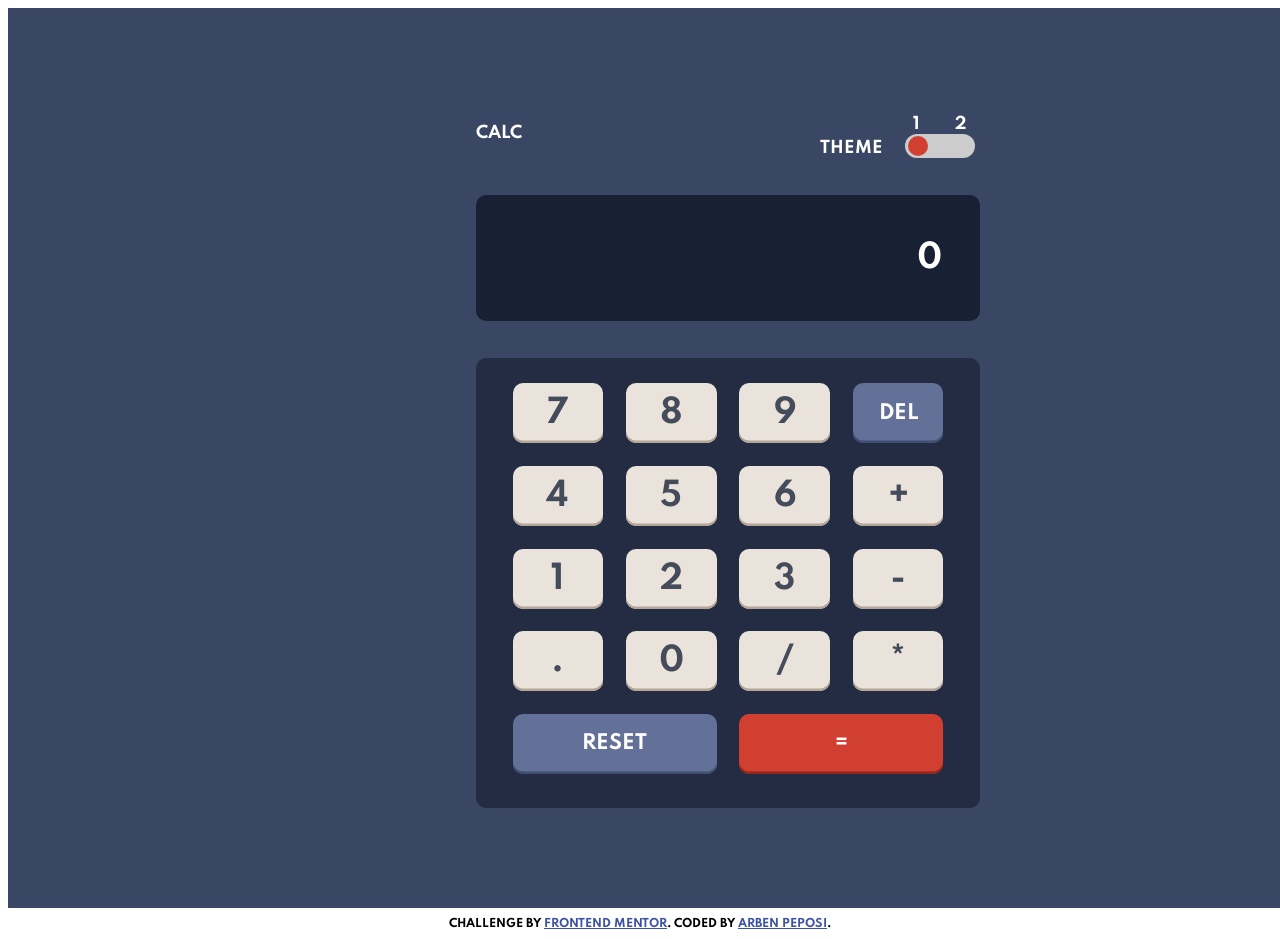
<file: index.html>
<!DOCTYPE html>
<html lang="en">

<head>
    <meta charset="UTF-8">
    <meta name="viewport" content="width=device-width, initial-scale=1.0">
    <!-- displays site properly based on user's device -->

    <link rel="icon" type="image/png" sizes="32x32" href="./images/favicon-32x32.png">

    <link rel="stylesheet" href="css/style.css">

    <title>Frontend Mentor | Calculator app</title>

    <!-- Feel free to remove these styles or customise in your own stylesheet 👍 -->
    <style>

    </style>
</head>

<body>

    <section>
        <div class='calculator'>
            <div class='head'>
                <p>calc</p>
                <div class='theme'>
                    <p>theme</p>
                    <div class='theme-choose'>
                        <span class='theme1'>1</span>
                        <span class='theme2'>2</span>
                        <label id="switch" class="switch">
                            <input type="checkbox" id="slider">
                            <span class="slider round"></span>
                        </label>
                    </div>
                </div>
            </div>
            <div class='display'></div>
            <div class='key'>
                <form id="myForm">
                    <input type="button" name="touch" value="7">
                    <input type="button" name="touch" value="8">
                    <input type="button" name="touch" value="9">
                    <input type="button" name="del" value="del">
                    <input type="button" name="touch" value="4">
                    <input type="button" name="touch" value="5">
                    <input type="button" name="touch" value="6">
                    <input type="button" name="add" value="+">
                    <input type="button" name="touch" value="1">
                    <input type="button" name="touch" value="2">
                    <input type="button" name="touch" value="3">
                    <input type="button" name="soustract" value="-">
                    <input type="button" name="point" value=".">
                    <input type="button" name="touch" value="0">
                    <input type="button" name="division" value="/">
                    <input type="button" name="multiplicate" value="*">
                    <input type="reset" name="reset" value="reset">
                    <input type="button" name="egal" value="=">
                </form>
            </div>
        </div>
    </section>

    <div class="attribution">
        Challenge by <a href="https://www.frontendmentor.io?ref=challenge" target="_blank">Frontend Mentor</a>. Coded by <a href="http://portfolio-dev.apeposi.fr">Arben PEPOSI</a>.
    </div>
    <script src="js/style.js"></script>
</body>

</html>
</file>
<file: css/style.css>
@font-face {
    font-family: "SpartanRegular";
    src: url("../font/static/Spartan-Regular.ttf");
}

@font-face {
    font-family: "SpartanBold";
    src: url("../font/static/Spartan-Bold.ttf");
}

@font-face {
    font-family: "SpartanLight";
    src: url("../font/static/Spartan-Light.ttf");
}

body {
    display: flex;
    flex-direction: column;
    align-items: center;
    justify-content: center;
    height: auto;
}

* {
    font-family: SpartanBold, sans-serif;
    text-transform: uppercase;
}

section {
    margin: auto;
    width: 1440px;
    height: 100vh;
    background-color: hsl(222, 26%, 31%);
    display: flex;
    justify-content: center;
    align-items: center;
}

.calculator {
    width: 35%;
    height: 700px;
    background-color: hsl(222, 26%, 31%);
    display: flex;
    border-radius: 5px;
    flex-direction: column;
    justify-content: space-between;
    align-content: space-between;
}

.head {
    height: 50px;
    display: flex;
    justify-content: space-between;
}

.theme {
    position: relative;
    width: 160px;
    align-self: flex-end;
}

.theme-choose,
.theme-button,
.theme,
.head {
    color: #FFF;
}

.theme-choose {
    width: 80px;
    display: flex;
    flex-wrap: wrap;
    justify-content: center;
    align-items: flex-end;
    float: right;
    margin-left: 80px;
}

.theme p {
    position: absolute;
    margin: 0;
    bottom: 0;
}

.theme-choose span:nth-child(2) {
    padding-left: 35px;
}

.theme-button {
    height: 25px;
    width: 100%;
    background-color: hsl(223, 31%, 20%);
    border-radius: 30px;
}


/* The switch - the box around the slider */

.switch {
    position: relative;
    display: inline-block;
    width: 70px;
    height: 24px;
}


/* Hide default HTML checkbox */

.switch input {
    opacity: 0;
    width: 0;
    height: 0;
}


/* The slider */

.slider {
    position: absolute;
    cursor: pointer;
    top: 0;
    left: 0;
    right: 0;
    width: 35px;
    bottom: 0;
    background-color: #ccc;
    -webkit-transition: 0.4s;
    transition: 0.4s;
}

.slider:before {
    position: absolute;
    content: "";
    height: 20px;
    width: 20px;
    left: 3px;
    bottom: 4px;
    top: 0;
    bottom: 0;
    margin: auto 0;
    -webkit-transition: 0.4s;
    transition: 0.4s;
    background-color: hsl(6, 63%, 50%);
    background-repeat: no-repeat;
    background-position: center;
}

input:checked+.slider:before {
    -webkit-transform: translateX(45px);
    -ms-transform: translateX(45px);
    transform: translateX(45px);
}


/* Rounded sliders */

.slider.round {
    border-radius: 34px;
}

.slider.round:before {
    border-radius: 50%;
}

.display {
    display: flex;
    align-items: center;
    justify-content: flex-end;
    font-size: 32px;
    color: #FFF;
    height: 50px;
    border-radius: 10px;
    padding: 7.5%;
    background-color: hsl(224, 36%, 15%)
}

.display,
.key {
    border-radius: 10px;
}

.key {
    height: 450px;
    width: 100%;
    background-color: hsl(223, 31%, 20%)
}

form {
    display: flex;
    justify-content: space-around;
    width: 90%;
    padding: 5%;
    flex-wrap: wrap;
}

form input {
    background-color: hsl(30, 25%, 89%);
    box-shadow: hsl(224, 28%, 35%);
    box-shadow: 0 -0.2vw 0 #B4A597 inset;
    color: hsl(221, 14%, 31%);
    font-size: 32px;
    width: 20%;
    height: 60px;
    border-radius: 10px;
    margin-left: 5px;
    margin-right: 5px;
    margin-bottom: 5%;
    justify-content: center;
    display: flex;
    align-items: center;
    border: none;
}

input[name="reset"],
input[name="egal"] {
    width: 45% !important;
}

input[name="x"],
input[name="egal"],
input[name="del"],
input[name="reset"] {
    font-size: 1.2em !important;
}

input[name="egal"] {
    color: #FFF !important;
    background-color: hsl(6, 63%, 50%);
    box-shadow: 0 -0.2vw 0 #93261A inset;
}

input[name="reset"],
input[name="del"] {
    color: #FFF !important;
    background-color: hsl(225, 21%, 49%);
    box-shadow: 0 -0.2vw 0 #404E72 inset;
}

form input:hover {
    cursor: pointer;
}


/* ---------------- */

.attribution {
    margin-top: 10px;
    font-size: 11px;
    text-align: center;
}

.attribution a {
    color: hsl(228, 45%, 44%);
}

@media all and (max-device-width:375px) {
    section,
    .calculator {
        width: auto;
    }
}
</file>
